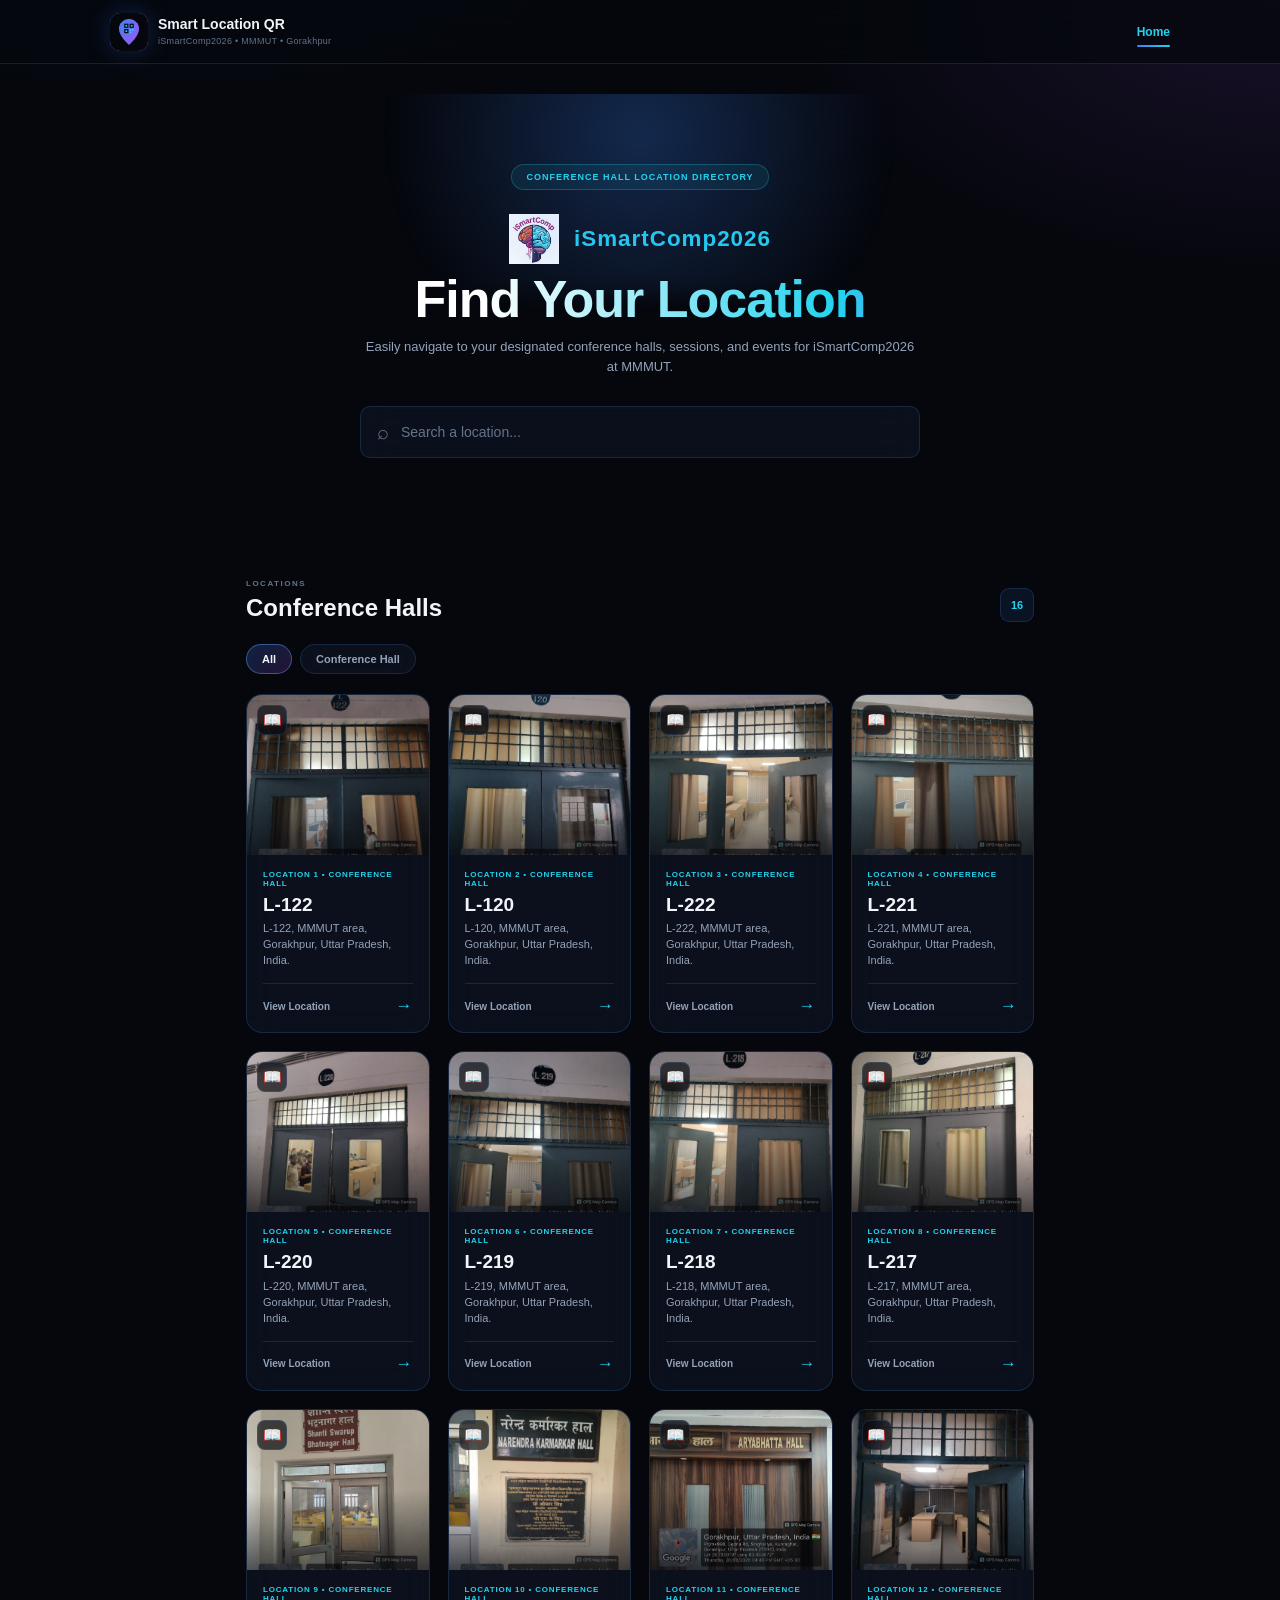
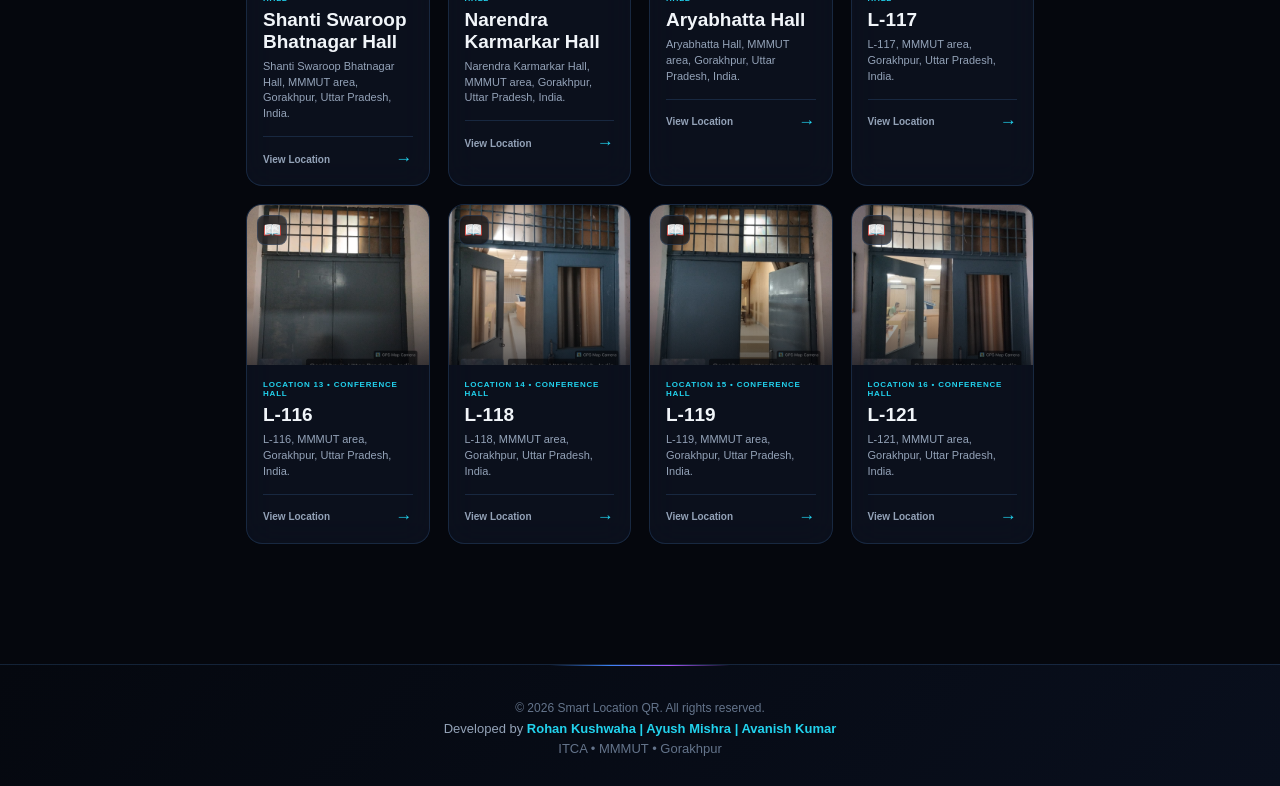
<file: index.html>
<!DOCTYPE html>
<html lang="en">

<head>
    <meta charset="UTF-8">

    <meta name="viewport" content="width=device-width, initial-scale=1.0">

    <meta name="description" content="Smart Location QR - MMMUT Campus Location Directory">

    <meta name="theme-color" content="#05070d">
    <meta name="view-transition" content="same-origin">

    <title>iSmartComp2026 | Smart Location QR</title>

    <link rel="icon" type="image/svg+xml" href="favicon.svg">
    <link rel="manifest" href="manifest.json">

    <meta property="og:title" content="iSmartComp2026 | Smart Location QR">
    <meta property="og:description" content="Find rooms, halls and facilities across the MMMUT campus, instantly.">
    <meta property="og:type" content="website">
    <meta property="og:image" content="favicon.svg">

    <link rel="stylesheet" href="assets/css/style.css?v=31">
</head>

<body>

    <header class="home-topbar">

        <div class="home-header-inner">

            <div class="home-brand">

                <div class="home-brand-logo">
                    <img src="favicon.svg" alt="Smart Location QR logo">
                </div>

                <div class="home-brand-text">

                    <strong>
                        Smart Location QR
                    </strong>

                    <small>
                        iSmartComp2026 • MMMUT • Gorakhpur
                    </small>

                </div>

            </div>

            <nav class="home-nav">

                <a href="index.html" class="nav-link active">
                    Home
                </a>

            </nav>

        </div>

    </header>


    <main class="home-main">

        <!-- HERO -->

        <section class="home-hero">

            <div class="home-badge">
                CONFERENCE HALL LOCATION DIRECTORY
            </div>

            <div style="display: flex; align-items: center; justify-content: center; gap: 15px; margin-top: 1.5rem; margin-bottom: -0.5rem;">
                <img src="assets/images/conference_logo.png" alt="iSmartComp2026 Logo" style="max-height: 50px; width: auto;">
                <h2 style="font-size: 1.4rem; font-weight: 600; color: var(--cyan); margin: 0; letter-spacing: 1px;">
                    iSmartComp2026
                </h2>
            </div>

            <h1>
                Find Your Location
            </h1>

            <p>
                Easily navigate to your designated conference halls, sessions,
                and events for iSmartComp2026 at MMMUT.
            </p>


            <div class="home-search">

                <span>
                    ⌕
                </span>

                <input type="search" id="searchInput" placeholder="Search a location..." autocomplete="off">

            </div>

        </section>


        <!-- LOCATION SECTION -->

        <section class="home-locations">

            <div class="home-section-header">

                <div>

                    <span>
                        LOCATIONS
                    </span>

                    <h2>
                        Conference Halls
                    </h2>

                </div>

                <div id="locationCount" class="location-count">
                    —
                </div>

            </div>


            <div id="filterChips" class="filter-chips">
            </div>


            <div id="skeletonGrid" class="home-grid">

                <div class="skeleton-card"></div>
                <div class="skeleton-card"></div>
                <div class="skeleton-card"></div>
                <div class="skeleton-card"></div>
                <div class="skeleton-card"></div>
                <div class="skeleton-card"></div>
                <div class="skeleton-card"></div>
                <div class="skeleton-card"></div>

            </div>


            <div id="locations" class="home-grid" style="display:none;">
            </div>


            <div id="noResults" class="home-no-results" style="display:none;">

                <div>
                    ⌕
                </div>

                <h3>
                    No locations found
                </h3>

                <p>
                    Try a different search.
                </p>

            </div>


            <div id="homeError" class="home-error" style="display:none;">

                <strong>
                    Unable to load locations
                </strong>

                <p>
                    Please refresh the page and try again.
                </p>

            </div>

        </section>

    </main>


    <footer class="site-footer">

        <div class="footer-copy">
            © 2026 Smart Location QR. All rights reserved.
        </div>

        <div class="footer-author">
            Developed by <strong> Rohan Kushwaha | Ayush Mishra | Avanish Kumar</strong>
        </div>

        <div class="footer-campus">
            ITCA • MMMUT • Gorakhpur
        </div>

    </footer>


    <script src="assets/js/main.js"></script>

</body>

</html>
</file>
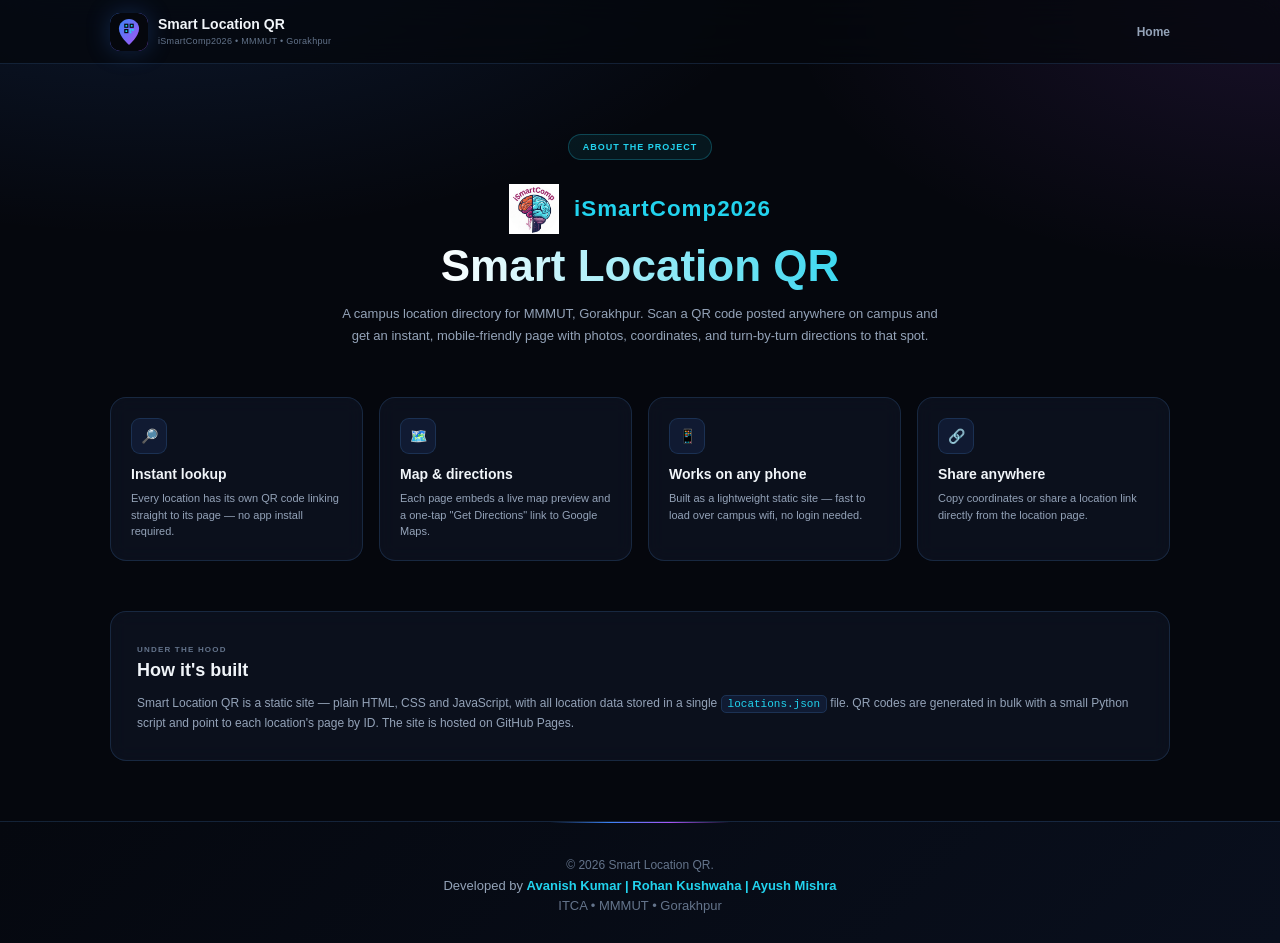
<file: about.html>
<!DOCTYPE html>
<html lang="en">

<head>
    <meta charset="UTF-8">
    <meta name="viewport" content="width=device-width, initial-scale=1.0">

    <meta name="description" content="About Smart Location QR - MMMUT Campus Location Directory">

    <meta name="theme-color" content="#05070d">

    <title>About | iSmartComp2026 | Smart Location QR</title>

    <link rel="icon" type="image/svg+xml" href="favicon.svg">
    <link rel="manifest" href="manifest.json">

    <link rel="stylesheet" href="assets/css/style.css?v=31">
</head>

<body>

<header class="home-topbar">

    <div class="home-header-inner">

        <div class="home-brand">

            <div class="home-brand-logo">
                <img src="favicon.svg" alt="Smart Location QR logo">
            </div>

            <div class="home-brand-text">

                <strong>
                    Smart Location QR
                </strong>

                <small>
                    iSmartComp2026 • MMMUT • Gorakhpur
                </small>

            </div>

        </div>

        <nav class="home-nav">

            <a href="index.html" class="nav-link">
                Home
            </a>

        </nav>

    </div>

</header>


<main class="about-main">

    <section class="about-hero">

        <div class="home-badge">
            ABOUT THE PROJECT
        </div>

        <div style="display: flex; align-items: center; justify-content: center; gap: 15px; margin-top: 1.5rem; margin-bottom: -0.5rem;">
            <img src="assets/images/conference_logo.png" alt="iSmartComp2026 Logo" style="max-height: 50px; width: auto;">
            <h2 style="font-size: 1.4rem; font-weight: 600; color: var(--cyan); margin: 0; letter-spacing: 1px;">
                iSmartComp2026
            </h2>
        </div>

        <h1 style="margin-top: 15px;">Smart Location QR</h1>

        <p>
            A campus location directory for MMMUT, Gorakhpur.
            Scan a QR code posted anywhere on campus and get
            an instant, mobile-friendly page with photos,
            coordinates, and turn-by-turn directions to that spot.
        </p>

    </section>


    <section class="about-grid">

        <div class="about-card">
            <div class="detail-icon"><span>🔎</span></div>
            <h3>Instant lookup</h3>
            <p>Every location has its own QR code linking straight to its page — no app install required.</p>
        </div>

        <div class="about-card">
            <div class="detail-icon"><span>🗺️</span></div>
            <h3>Map & directions</h3>
            <p>Each page embeds a live map preview and a one-tap "Get Directions" link to Google Maps.</p>
        </div>

        <div class="about-card">
            <div class="detail-icon"><span>📱</span></div>
            <h3>Works on any phone</h3>
            <p>Built as a lightweight static site — fast to load over campus wifi, no login needed.</p>
        </div>

        <div class="about-card">
            <div class="detail-icon"><span>🔗</span></div>
            <h3>Share anywhere</h3>
            <p>Copy coordinates or share a location link directly from the location page.</p>
        </div>

    </section>


    <section class="about-tech">

        <div class="section-heading">
            <div>
                <small>UNDER THE HOOD</small>
                <h2>How it's built</h2>
            </div>
        </div>

        <p>
            Smart Location QR is a static site — plain HTML, CSS and JavaScript,
            with all location data stored in a single <code>locations.json</code> file.
            QR codes are generated in bulk with a small Python script and point to
            each location's page by ID. The site is hosted on GitHub Pages.
        </p>

    </section>

</main>


<footer class="site-footer">

    <div class="footer-copy">
        © 2026 Smart Location QR.
    </div>

    <div class="footer-author">
        Developed by <strong>Avanish Kumar | Rohan Kushwaha | Ayush Mishra</strong>
    </div>

    <div class="footer-campus">
        ITCA • MMMUT • Gorakhpur
    </div>

</footer>

</body>

</html>
</file>
<file: assets/css/style.css>
/* =====================================================
   SMART LOCATION QR
   DARK NEON / GLASSMORPHISM THEME
   ===================================================== */

:root {
    --bg: #05070d;
    --bg-soft: #070b14;
    --surface: rgba(17, 25, 43, 0.55);
    --surface-solid: #0b1220;
    --border: rgba(96, 165, 250, 0.16);
    --border-hover: rgba(96, 165, 250, 0.45);

    --cyan: #22d3ee;
    --blue: #3b82f6;
    --purple: #a855f7;

    --text-primary: #f1f5f9;
    --text-secondary: #94a3b8;
    --text-muted: #64748b;

    --radius: 16px;
    --radius-sm: 10px;

    --glow-blue: 0 0 24px rgba(59, 130, 246, 0.25);
    --glow-cyan: 0 0 24px rgba(34, 211, 238, 0.20);
}

* {
    box-sizing: border-box;
}

html {
    margin: 0;
    padding: 0;
    background: var(--bg);
    scroll-behavior: smooth;
}

body {
    margin: 0;
    padding: 0;

    font-family:
        "Inter",
        -apple-system,
        BlinkMacSystemFont,
        "Segoe UI",
        Roboto,
        Helvetica,
        Arial,
        sans-serif;

    background:
        radial-gradient(1100px 550px at 12% -10%, rgba(59,130,246,0.16), transparent 60%),
        radial-gradient(900px 500px at 100% 0%, rgba(168,85,247,0.12), transparent 55%),
        var(--bg);

    color: var(--text-primary);

    overflow-x: hidden;
}

a {
    color: inherit;
}


/* =====================================================
   TOPBAR (shared)
   ===================================================== */

.home-topbar,
.topbar {
    position: sticky;
    top: 0;
    z-index: 50;

    height: 64px;

    background: rgba(5, 7, 13, 0.75);
    backdrop-filter: blur(20px);
    -webkit-backdrop-filter: blur(20px);

    border-bottom: 1px solid var(--border);

    display: flex;
    align-items: center;
}

.topbar {
    justify-content: space-between;
    padding: 0 max(16px, calc((100% - 1100px) / 2));
}

.home-header-inner {
    width: 100%;
    max-width: 1100px;

    margin: auto;

    padding: 0 20px;

    display: flex;
    align-items: center;
    justify-content: space-between;
}

.home-brand,
.brand {
    display: flex;
    align-items: center;

    gap: 10px;
}

.home-brand-logo,
.brand-logo {
    width: 38px;
    height: 38px;

    display: flex;
    align-items: center;
    justify-content: center;

    background: linear-gradient(135deg, var(--blue), var(--purple));
    color: white;

    border-radius: 10px;

    font-size: 11px;
    font-weight: 800;
    letter-spacing: 0.5px;

    overflow: hidden;

    box-shadow: var(--glow-blue);
}

.home-brand-logo img,
.brand-logo img {
    width: 100%;
    height: 100%;

    display: block;

    object-fit: cover;
}

.home-brand-text,
.brand-text {
    display: flex;
    flex-direction: column;
}

.home-brand-text strong,
.brand-text strong {
    font-size: 14px;
    line-height: 1.1;
    color: var(--text-primary);
}

.home-brand-text small,
.brand-text small {
    margin-top: 3px;

    font-size: 9px;
    letter-spacing: 0.3px;

    color: var(--text-muted);
}

.back {
    display: flex;

    align-items: center;

    gap: 5px;

    text-decoration: none;

    color: var(--text-secondary);

    font-size: 14px;
    font-weight: 500;

    transition: color 0.2s ease, transform 0.2s ease;
}

.back:hover {
    color: var(--cyan);
}

.back:active {
    transform: scale(0.95);
}

.back span {
    font-size: 23px;
    line-height: 1;
}


/* =====================================================
   NAV LINKS
   ===================================================== */

.home-nav {
    display: flex;

    align-items: center;

    gap: 22px;
}

.nav-link {
    position: relative;

    text-decoration: none;

    color: var(--text-secondary);

    font-size: 12px;
    font-weight: 600;

    padding: 6px 0;

    transition: color 0.2s ease;
}

.nav-link:hover {
    color: var(--text-primary);
}

.nav-link.active {
    color: var(--cyan);
}

.nav-link.active::after {
    content: "";

    position: absolute;

    left: 0;
    right: 0;
    bottom: -2px;

    height: 2px;

    background: linear-gradient(90deg, var(--blue), var(--cyan));

    border-radius: 2px;
}


/* =====================================================
   HERO
   ===================================================== */

.home-hero {
    position: relative;

    text-align: center;

    padding: 70px 20px 70px;

    overflow: hidden;
}

.home-hero::before {
    content: "";
    position: absolute;
    top: -120px;
    left: 50%;
    transform: translateX(-50%);

    width: 640px;
    height: 320px;

    background: radial-gradient(circle, rgba(59,130,246,0.28), transparent 70%);

    filter: blur(10px);

    pointer-events: none;
}

.home-badge {
    position: relative;

    display: inline-block;

    padding: 7px 14px;

    border-radius: 20px;

    background: rgba(34, 211, 238, 0.08);

    color: var(--cyan);

    border: 1px solid rgba(34, 211, 238, 0.25);

    font-size: 9px;
    font-weight: 700;
    letter-spacing: 1px;
}

.home-hero h1 {
    position: relative;

    margin: 16px 0 10px;

    font-size: clamp(34px, 5vw, 52px);

    line-height: 1.05;
    letter-spacing: -1px;

    background: linear-gradient(90deg, #ffffff 30%, var(--cyan) 75%, var(--purple));
    -webkit-background-clip: text;
    background-clip: text;
    color: transparent;
}

.home-hero p {
    position: relative;

    max-width: 550px;

    margin: 0 auto;

    color: var(--text-secondary);

    font-size: 13px;
    line-height: 1.6;
}


/* =====================================================
   SEARCH
   ===================================================== */

.home-search {
    position: relative;

    width: 100%;
    max-width: 560px;

    height: 52px;

    margin: 28px auto 0;

    padding: 0 16px;

    display: flex;
    align-items: center;

    gap: 10px;

    background: var(--surface);
    backdrop-filter: blur(16px);

    border: 1px solid var(--border);
    border-radius: var(--radius-sm);

    transition: border-color 0.2s ease, box-shadow 0.2s ease;
}

.home-search span {
    color: var(--text-muted);

    font-size: 20px;
}

.home-search input {
    width: 100%;

    border: 0;
    outline: 0;

    background: transparent;

    color: var(--text-primary);

    font-family: inherit;

    font-size: 14px;
}

.home-search input::placeholder {
    color: var(--text-muted);
}

.home-search:focus-within {
    border-color: var(--border-hover);

    box-shadow: 0 0 0 3px rgba(59,130,246,0.12), var(--glow-blue);
}


/* =====================================================
   LOCATIONS SECTION
   ===================================================== */

.home-locations {
    width: 100%;
    max-width: 1100px;

    margin: auto;

    padding: 44px 20px 60px;
}

.home-section-header {
    display: flex;

    align-items: flex-end;

    justify-content: space-between;

    margin-bottom: 22px;
}

.home-section-header > div:first-child > span {
    color: var(--text-muted);

    font-size: 8px;

    font-weight: 800;

    letter-spacing: 1.5px;
}

.home-section-header h2 {
    margin: 5px 0 0;

    font-size: 24px;

    line-height: 1.1;

    color: var(--text-primary);
}

.location-count {
    width: 34px;
    height: 34px;

    display: flex;
    align-items: center;
    justify-content: center;

    background: rgba(59,130,246,0.10);

    color: var(--cyan);

    border: 1px solid var(--border);

    border-radius: 9px;

    font-size: 11px;
    font-weight: 700;
}


/* =====================================================
   FILTER CHIPS
   ===================================================== */

.filter-chips {
    display: flex;

    flex-wrap: wrap;

    gap: 8px;

    margin-bottom: 20px;
}

.chip {
    padding: 8px 15px;

    background: var(--surface);
    backdrop-filter: blur(16px);

    border: 1px solid var(--border);

    border-radius: 20px;

    color: var(--text-secondary);

    font-family: inherit;

    font-size: 11px;
    font-weight: 600;

    cursor: pointer;

    transition: border-color 0.2s ease, color 0.2s ease, background 0.2s ease;
}

.chip:hover {
    border-color: var(--border-hover);

    color: var(--text-primary);
}

.chip:active {
    transform: scale(0.95);
}

.chip.active {
    background: linear-gradient(135deg, rgba(59,130,246,0.22), rgba(168,85,247,0.18));

    border-color: var(--border-hover);

    color: var(--text-primary);
}


/* =====================================================
   SKELETON LOADING
   ===================================================== */

.skeleton-card {
    height: 270px;

    border-radius: var(--radius);

    background: linear-gradient(
        100deg,
        rgba(17,25,43,0.55) 30%,
        rgba(59,130,246,0.14) 50%,
        rgba(17,25,43,0.55) 70%
    );

    background-size: 220% 100%;

    border: 1px solid var(--border);

    animation: shimmer 1.4s ease-in-out infinite;
}

@keyframes shimmer {
    0% { background-position: 120% 0; }
    100% { background-position: -20% 0; }
}


/* =====================================================
   LOCATION GRID / CARD
   ===================================================== */

.home-grid {
    display: grid;

    grid-template-columns: repeat(4, 1fr);

    gap: 18px;
}

.home-card {
    position: relative;

    min-width: 0;

    background: var(--surface);
    backdrop-filter: blur(16px);
    -webkit-backdrop-filter: blur(16px);

    border: 1px solid var(--border);

    border-radius: var(--radius);

    overflow: hidden;

    transition:
        transform 0.2s ease,
        border-color 0.2s ease,
        box-shadow 0.2s ease;
}

.home-card:hover {
    transform: translateY(-4px);

    border-color: var(--border-hover);

    box-shadow: var(--glow-blue);
}

.home-card:active {
    transform: scale(0.98);
}

.home-card-link {
    display: block;

    height: 100%;

    text-decoration: none;
}

.home-card-image {
    position: relative;

    width: 100% !important;

    height: 160px !important;

    overflow: hidden;

    background: #0d1524;
}

.home-card-image::after {
    content: "";

    position: absolute;
    inset: 0;

    background: linear-gradient(180deg, transparent 50%, rgba(5,7,13,0.65) 100%);
}

.card-icon-badge {
    position: absolute;

    top: 10px;
    left: 10px;

    z-index: 2;

    width: 30px;
    height: 30px;

    display: flex;
    align-items: center;
    justify-content: center;

    background: rgba(5,7,13,0.65);
    backdrop-filter: blur(6px);

    border: 1px solid var(--border);

    border-radius: 8px;

    font-size: 15px;
}

.home-card-image.image-fallback {
    display: flex;
    align-items: center;
    justify-content: center;
}

.home-card-image.image-fallback .card-icon-badge {
    position: static;

    width: 52px;
    height: 52px;

    font-size: 26px;

    background: rgba(59,130,246,0.10);
}

.home-card-image img,
.home-card img {
    display: block !important;

    width: 100% !important;
    height: 100% !important;

    max-width: 100% !important;
    max-height: 100% !important;

    object-fit: cover !important;

    margin: 0 !important;
    border: 0 !important;

    transition: transform 0.3s ease;
}

.home-card:hover .home-card-image img {
    transform: scale(1.05);
}

.home-card-body {
    width: 100%;

    padding: 15px 16px 16px;
}

.home-card-number {
    color: var(--cyan);

    font-size: 8px;

    font-weight: 700;

    letter-spacing: 0.8px;
}

.home-card h3 {
    margin: 6px 0 6px;

    color: var(--text-primary);

    font-size: 19px;

    line-height: 1.15;
}

.home-card p {
    margin: 0;

    min-height: 34px;

    color: var(--text-secondary);

    font-size: 11px;
    line-height: 1.45;
}

.home-card-action {
    display: flex;

    align-items: center;

    justify-content: space-between;

    margin-top: 14px;

    padding-top: 12px;

    border-top: 1px solid var(--border);

    color: var(--text-secondary);

    font-size: 10px;
    font-weight: 700;
}

.home-arrow {
    font-size: 17px;

    color: var(--cyan) !important;

    transition: transform 0.2s ease;
}

.home-card:hover .home-arrow {
    transform: translateX(3px);
}


/* =====================================================
   NO RESULTS / ERROR (homepage)
   ===================================================== */

.home-no-results,
.home-error {
    padding: 55px 20px;

    text-align: center;

    background: var(--surface);
    backdrop-filter: blur(16px);

    border: 1px solid var(--border);

    border-radius: var(--radius);

    color: var(--text-secondary);
}

.home-no-results > div {
    font-size: 34px;

    color: var(--text-muted);
}

.home-no-results h3 {
    margin: 12px 0 5px;

    color: var(--text-primary);
}

.home-no-results p {
    margin: 0;

    font-size: 12px;
}

.home-error strong {
    color: var(--text-primary);
}


/* =====================================================
   LOCATION PAGE — LOADING / ERROR
   ===================================================== */

main {
    max-width: 860px;

    margin: 0 auto;

    padding: 30px 16px 60px;
}

.loading {
    display: flex;
    flex-direction: column;
    align-items: center;

    padding: 100px 20px;

    color: var(--text-secondary);
}

.loader {
    width: 34px;
    height: 34px;

    margin-bottom: 16px;

    border: 3px solid rgba(59,130,246,0.15);
    border-top-color: var(--cyan);

    border-radius: 50%;

    animation: spin 0.8s linear infinite;
}

@keyframes spin {
    to { transform: rotate(360deg); }
}

.error {
    text-align: center;

    padding: 80px 20px;
}

.error-symbol {
    width: 48px;
    height: 48px;

    margin: 0 auto 16px;

    display: flex;
    align-items: center;
    justify-content: center;

    background: rgba(239,68,68,0.10);
    border: 1px solid rgba(239,68,68,0.3);

    color: #f87171;

    border-radius: 50%;

    font-size: 20px;
    font-weight: 800;
}

.error h2 {
    color: var(--text-primary);

    margin: 0 0 8px;
}

.error p {
    color: var(--text-secondary);

    font-size: 13px;
}

.error-button {
    display: inline-block;

    margin-top: 18px;

    padding: 10px 20px;

    background: linear-gradient(135deg, var(--blue), var(--purple));

    color: white;

    border-radius: var(--radius-sm);

    text-decoration: none;

    font-size: 13px;
    font-weight: 700;
}


/* =====================================================
   LOCATION PAGE — CONTENT
   ===================================================== */

.hero {
    text-align: left;

    padding: 10px 4px 22px;
}

.location-type {
    display: inline-block;

    padding: 6px 12px;

    border-radius: 20px;

    background: rgba(34, 211, 238, 0.08);

    border: 1px solid rgba(34, 211, 238, 0.25);

    color: var(--cyan);

    font-size: 9px;
    font-weight: 700;
    letter-spacing: 1px;
}

.hero h1 {
    margin: 14px 0 6px;

    font-size: 32px;

    color: var(--text-primary);
}

.hero p {
    margin: 0;

    max-width: 640px;

    color: var(--text-secondary);

    font-size: 13px;
    line-height: 1.6;
}

.photo-card {
    border-radius: var(--radius);

    overflow: hidden;

    border: 1px solid var(--border);

    background: var(--surface-solid);

    margin-bottom: 20px;
}

.photo-card img {
    display: block;

    width: 100%;
    height: auto;
}

.details {
    display: grid;

    grid-template-columns: repeat(2, 1fr);

    gap: 14px;

    margin-bottom: 24px;
}

.detail {
    display: flex;
    align-items: center;

    gap: 12px;

    padding: 14px 16px;

    background: var(--surface);
    backdrop-filter: blur(10px);

    border: 1px solid var(--border);

    border-radius: var(--radius-sm);
}

.detail-icon {
    width: 36px;
    height: 36px;

    flex-shrink: 0;

    display: flex;
    align-items: center;
    justify-content: center;

    background: rgba(59,130,246,0.10);

    border: 1px solid var(--border);

    border-radius: 9px;

    color: var(--cyan);

    font-size: 14px;
}

.detail small {
    display: block;

    color: var(--text-muted);

    font-size: 8px;
    font-weight: 700;
    letter-spacing: 0.8px;
}

.detail strong {
    display: block;

    margin-top: 3px;

    color: var(--text-primary);

    font-size: 13px;
}

.map-section {
    margin-bottom: 22px;
}

.section-heading {
    display: flex;

    align-items: flex-end;
    justify-content: space-between;

    margin-bottom: 12px;
}

.section-heading small {
    color: var(--text-muted);

    font-size: 8px;
    font-weight: 800;
    letter-spacing: 1.2px;
}

.section-heading h2 {
    margin: 4px 0 0;

    font-size: 18px;

    color: var(--text-primary);
}

.map-pin {
    color: var(--cyan);

    font-size: 14px;
}

.map {
    border-radius: var(--radius);

    overflow: hidden;

    border: 1px solid var(--border);
}

.map iframe {
    display: block;

    width: 100%;
    height: 280px;

    border: 0;

    filter: invert(0.92) hue-rotate(180deg) contrast(0.9);
}

.directions {
    display: flex;
    align-items: center;

    gap: 14px;

    padding: 16px 18px;

    margin-bottom: 14px;

    background: linear-gradient(135deg, rgba(59,130,246,0.14), rgba(168,85,247,0.10));

    border: 1px solid var(--border-hover);

    border-radius: var(--radius);

    text-decoration: none;

    color: var(--text-primary);

    transition: box-shadow 0.2s ease, transform 0.2s ease;
}

.directions:hover {
    box-shadow: var(--glow-blue);

    transform: translateY(-2px);
}

.direction-icon {
    width: 38px;
    height: 38px;

    flex-shrink: 0;

    display: flex;
    align-items: center;
    justify-content: center;

    background: linear-gradient(135deg, var(--blue), var(--purple));

    border-radius: 10px;

    font-size: 16px;

    color: white;
}

.directions strong {
    display: block;

    font-size: 14px;
}

.directions small {
    display: block;

    margin-top: 2px;

    color: var(--text-secondary);

    font-size: 11px;
}

.directions .arrow {
    margin-left: auto;

    font-size: 20px;

    color: var(--cyan);
}

.secondary-actions {
    display: grid;

    grid-template-columns: repeat(2, 1fr);

    gap: 12px;

    margin-bottom: 14px;
}

.secondary-actions button {
    display: flex;
    align-items: center;
    justify-content: center;

    gap: 8px;

    padding: 13px;

    background: var(--surface);
    backdrop-filter: blur(10px);

    border: 1px solid var(--border);

    border-radius: var(--radius-sm);

    color: var(--text-primary);

    font-family: inherit;
    font-size: 12px;
    font-weight: 700;

    cursor: pointer;

    transition: border-color 0.2s ease, color 0.2s ease;
}

.secondary-actions button:hover {
    border-color: var(--border-hover);

    color: var(--cyan);
}

.secondary-actions button:disabled {
    opacity: 0.4;

    cursor: not-allowed;
}

.secondary-actions button:disabled:hover {
    border-color: var(--border);

    color: var(--text-primary);
}

.message {
    padding: 12px 16px;

    text-align: center;

    background: rgba(34,211,238,0.08);

    border: 1px solid rgba(34,211,238,0.25);

    border-radius: var(--radius-sm);

    color: var(--cyan);

    font-size: 12px;
    font-weight: 600;
}


/* =====================================================
   ABOUT PAGE
   ===================================================== */

.about-main {
    width: 100%;
    max-width: 1100px;

    margin: auto;

    padding: 0 20px 60px;
}

.about-hero {
    position: relative;

    text-align: center;

    padding: 70px 20px 50px;
}

.about-hero h1 {
    margin: 16px 0 12px;

    font-size: clamp(30px, 4.5vw, 44px);

    background: linear-gradient(90deg, #ffffff 30%, var(--cyan) 75%, var(--purple));
    -webkit-background-clip: text;
    background-clip: text;
    color: transparent;
}

.about-hero p {
    max-width: 600px;

    margin: 0 auto;

    color: var(--text-secondary);

    font-size: 13px;
    line-height: 1.7;
}

.about-grid {
    display: grid;

    grid-template-columns: repeat(4, 1fr);

    gap: 16px;

    margin-bottom: 50px;
}

.about-card {
    padding: 20px;

    background: var(--surface);
    backdrop-filter: blur(10px);

    border: 1px solid var(--border);

    border-radius: var(--radius);

    transition: border-color 0.2s ease, transform 0.2s ease;
}

.about-card:hover {
    border-color: var(--border-hover);

    transform: translateY(-3px);
}

.about-card .detail-icon {
    margin-bottom: 12px;
}

.about-card h3 {
    margin: 0 0 8px;

    font-size: 14px;

    color: var(--text-primary);
}

.about-card p {
    margin: 0;

    font-size: 11px;
    line-height: 1.5;

    color: var(--text-secondary);
}

.about-tech {
    padding: 26px;

    background: var(--surface);
    backdrop-filter: blur(10px);

    border: 1px solid var(--border);

    border-radius: var(--radius);
}

.about-tech p {
    margin: 0;

    color: var(--text-secondary);

    font-size: 12px;
    line-height: 1.7;
}

.about-tech code {
    padding: 2px 6px;

    background: rgba(59,130,246,0.10);

    border: 1px solid var(--border);

    border-radius: 5px;

    color: var(--cyan);

    font-size: 11px;
}

@media (max-width: 900px) {

    .about-grid {
        grid-template-columns: repeat(2, 1fr);
    }

}

@media (max-width: 600px) {

    .about-hero {
        padding: 34px 14px 30px;
    }

    .about-grid {
        grid-template-columns: 1fr;
    }

}


/* =====================================================
   FOOTER (shared)
   ===================================================== */

.home-footer,
.site-footer {
    position: relative;

    width: 100%;

    padding: 36px 20px 30px;

    text-align: center;

    background: linear-gradient(135deg, #05080f, #090f1d);

    color: var(--text-secondary);

    border-top: 1px solid var(--border);
}

.home-footer::before,
.site-footer::before {
    content: "";

    position: absolute;

    top: 0;
    left: 50%;

    width: 180px;
    height: 1px;

    transform: translateX(-50%);

    background: linear-gradient(90deg, transparent, var(--blue), var(--purple), transparent);
}

.footer-brand {
    color: var(--text-primary);

    font-size: 15px;
    font-weight: 700;
}

.footer-campus {
    margin-top: 5px;

    color: var(--text-muted);

    font-size: 13px;
}

.footer-line {
    width: 45px;
    height: 1px;

    margin: 16px auto;

    background: linear-gradient(90deg, var(--blue), var(--purple));
}

.footer-copy {
    color: var(--text-muted);

    font-size: 12px;
}

.footer-author {
    margin-top: 6px;

    color: var(--text-secondary);

    font-size: 13px;
}

.footer-author strong {
    color: var(--cyan);
}

.footer-email {
    display: inline-block;

    margin-top: 7px;

    color: var(--blue);

    font-size: 13px;

    text-decoration: none;

    transition: color 0.2s ease;
}

.footer-email:hover {
    color: var(--cyan);

    text-decoration: underline;
}


/* =====================================================
   TABLET
   ===================================================== */

@media (max-width: 900px) {

    .home-grid {
        grid-template-columns: repeat(3, minmax(0, 1fr));
    }

    .details {
        grid-template-columns: 1fr;
    }

}


/* =====================================================
   MOBILE
   ===================================================== */

@media (max-width: 600px) {

    .home-topbar,
    .topbar {
        height: 54px;
    }

    .home-header-inner {
        padding: 0 12px;
    }

    .home-brand-logo,
    .brand-logo {
        width: 32px;
        height: 32px;

        border-radius: 8px;

        font-size: 9px;
    }

    .home-brand-text strong,
    .brand-text strong {
        font-size: 13px;
    }

    .home-brand-text small,
    .brand-text small {
        font-size: 8px;
    }

    .home-nav {
        gap: 14px;
    }

    .nav-link {
        font-size: 11px;
    }

    .topbar {
        padding: 0 12px;
        gap: 8px;
    }

    .topbar .brand-text small {
        display: none;
    }

    .home-hero {
        padding: 32px 14px 30px;
    }

    .home-badge {
        font-size: 7px;
        padding: 5px 9px;
    }

    .home-hero h1 {
        margin: 10px 0 6px;

        font-size: 28px;

        letter-spacing: -0.5px;
    }

    .home-hero p {
        max-width: 340px;

        font-size: 10px;
        line-height: 1.5;
    }

    .home-search {
        max-width: 360px;

        height: 44px;

        margin-top: 16px;
    }

    .home-search span {
        font-size: 17px;
    }

    .home-search input {
        font-size: 11px;
    }

    .home-locations {
        padding: 26px 10px 34px;
    }

    .home-section-header {
        margin-bottom: 12px;
    }

    .home-section-header h2 {
        font-size: 18px;
    }

    .home-section-header > div:first-child > span {
        font-size: 7px;
    }

    .location-count {
        width: 27px;
        height: 27px;

        font-size: 8px;
    }

    .home-grid {
        grid-template-columns: repeat(2, minmax(0, 1fr));

        gap: 10px;
    }

    .home-card-image {
        height: 115px !important;
    }

    .home-card-body {
        padding: 10px;
    }

    .home-card-number {
        font-size: 6.5px;
    }

    .home-card h3 {
        font-size: 14px;
    }

    .home-card p {
        min-height: 27px;

        font-size: 7.5px;
    }

    .home-card-action {
        margin-top: 8px;

        padding-top: 7px;

        font-size: 7px;
    }

    .home-arrow {
        font-size: 13px;
    }

    /* footer */

    .home-footer,
    .site-footer {
        padding: 26px 12px 22px;
    }

    .footer-brand { font-size: 15px; }
    .footer-campus { font-size: 12px; }
    .footer-copy { font-size: 12px; }
    .footer-author { font-size: 12px; }
    .footer-email { font-size: 12px; word-break: break-all; }

    /* location page */

    .hero h1 { font-size: 24px; }

    .secondary-actions {
        grid-template-columns: 1fr 1fr;
    }
}


/* =====================================================
   VERY SMALL PHONES
   ===================================================== */

@media (max-width: 380px) {

    .home-card-image {
        height: 100px !important;
    }

    .home-card h3 {
        font-size: 13px;
    }

    .home-card p {
        font-size: 7px;
    }

}
</file>
